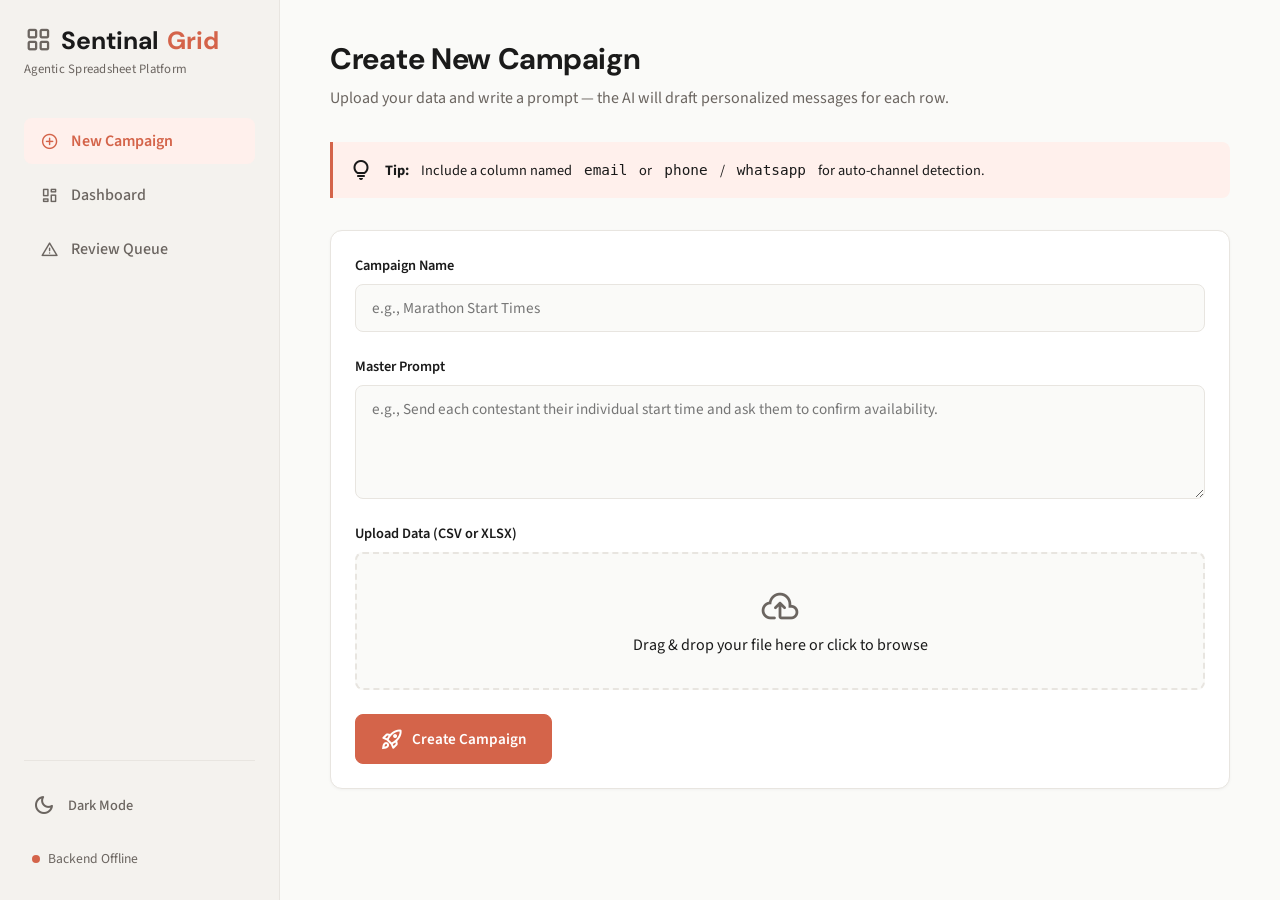
<file: frontend_html/index.html>
<!DOCTYPE html>
<html lang="en">
<head>
    <meta charset="UTF-8">
    <meta name="viewport" content="width=device-width, initial-scale=1.0">
    <title>SentinalGrid — Agentic Platform</title>
    
    <!-- Google Fonts: DM Sans for headings, Source Sans 3 for body -->
    <link rel="preconnect" href="https://fonts.googleapis.com">
    <link rel="preconnect" href="https://fonts.gstatic.com" crossorigin>
    <link href="https://fonts.googleapis.com/css2?family=DM+Sans:ital,opsz,wght@0,9..40,300;0,9..40,400;0,9..40,500;0,9..40,600;0,9..40,700;1,9..40,400&family=Source+Sans+3:wght@300;400;500;600&display=swap" rel="stylesheet">
    
    <!-- Material Icons -->
    <link rel="stylesheet" href="https://fonts.googleapis.com/css2?family=Material+Symbols+Rounded:opsz,wght,FILL,GRAD@20..48,100..700,0..1,-50..200" />
    
    <!-- Custom CSS -->
    <link rel="stylesheet" href="style.css">
</head>
<body class="light-theme">

    <!-- ── Sidebar Navigation ── -->
    <aside class="sidebar">
        <div class="logo">
            <span class="material-symbols-rounded logo-icon">grid_view</span>
            Sentinal<span class="accent">Grid</span>
        </div>
        <div class="tagline">Agentic Spreadsheet Platform</div>

        <nav class="nav-menu">
            <button class="nav-item active" data-target="page-new-campaign">
                <span class="material-symbols-rounded">add_circle</span> New Campaign
            </button>
            <button class="nav-item" data-target="page-dashboard">
                <span class="material-symbols-rounded">dashboard</span> Dashboard
            </button>
            <button class="nav-item" data-target="page-review">
                <span class="material-symbols-rounded">warning</span> Review Queue
            </button>
        </nav>

        <div class="sidebar-footer">
            <div class="theme-toggle" id="theme-toggle">
                <span class="material-symbols-rounded" id="theme-icon">dark_mode</span>
                <span id="theme-text">Dark Mode</span>
            </div>
            
            <div class="status-indicator">
                <span class="status-dot"></span>
                <span id="api-status-text">Checking Backend...</span>
            </div>
        </div>
    </aside>

    <!-- ── Main Content Area ── -->
    <main class="main-content">
        
        <!-- PAGE 1: NEW CAMPAIGN -->
        <section id="page-new-campaign" class="page active">
            <div class="header-block">
                <h1>Create New Campaign</h1>
                <p>Upload your data and write a prompt — the AI will draft personalized messages for each row.</p>
            </div>
            
            <div class="tip-box">
                <span class="material-symbols-rounded">lightbulb</span>
                <strong>Tip:</strong> Include a column named <code>email</code> or <code>phone</code>/<code>whatsapp</code> for auto-channel detection.
            </div>

            <form id="campaign-form" class="card form-card">
                <div class="form-group">
                    <label for="campaign-name">Campaign Name</label>
                    <input type="text" id="campaign-name" placeholder="e.g., Marathon Start Times" required>
                </div>
                
                <div class="form-group">
                    <label for="master-prompt">Master Prompt</label>
                    <textarea id="master-prompt" rows="4" placeholder="e.g., Send each contestant their individual start time and ask them to confirm availability." required></textarea>
                </div>

                <div class="form-group file-upload-group">
                    <label for="data-file">Upload Data (CSV or XLSX)</label>
                    <div class="file-drop-area" id="file-drop-area">
                        <span class="material-symbols-rounded">cloud_upload</span>
                        <span class="file-message">Drag & drop your file here or click to browse</span>
                        <input type="file" id="data-file" accept=".csv, .xlsx, .xls" required>
                    </div>
                </div>

                <button type="submit" class="btn btn-primary" id="btn-create-campaign">
                    <span class="material-symbols-rounded">rocket_launch</span> Create Campaign
                </button>
            </form>

            <div id="create-notification" class="notification hidden"></div>
        </section>

        <!-- PAGE 2: DASHBOARD -->
        <section id="page-dashboard" class="page">
            <div class="header-block">
                <h1>Campaign Dashboard</h1>
                <p>Monitor campaign progress, view AI-generated messages, and launch outbound sends.</p>
            </div>

            <div class="card toolbar">
                <select id="campaign-selector">
                    <option value="" disabled selected>Loading campaigns...</option>
                </select>
                <div class="action-buttons">
                    <button class="btn btn-secondary" id="btn-refresh-dash">
                        <span class="material-symbols-rounded">refresh</span> Refresh
                    </button>
                    <button class="btn btn-primary" id="btn-launch-campaign" disabled>
                        <span class="material-symbols-rounded">send</span> Launch Campaign
                    </button>
                </div>
            </div>

            <div id="dashboard-empty-state" class="empty-state">
                <span class="material-symbols-rounded">inbox</span>
                <p>Select a campaign from the dropdown above</p>
            </div>

            <div id="dashboard-content" class="hidden">
                <div class="stats-grid">
                    <div class="stat-card">
                        <div class="stat-icon">📋</div>
                        <div class="stat-value" id="stat-total">0</div>
                        <div class="stat-label">Total Rows</div>
                    </div>
                    <div class="stat-card">
                        <div class="stat-icon">⏳</div>
                        <div class="stat-value" id="stat-pending">0</div>
                        <div class="stat-label">Pending</div>
                    </div>
                    <div class="stat-card">
                        <div class="stat-icon">📤</div>
                        <div class="stat-value" id="stat-sent">0</div>
                        <div class="stat-label">Sent</div>
                    </div>
                    <div class="stat-card">
                        <div class="stat-icon">✅</div>
                        <div class="stat-value" id="stat-replied">0</div>
                        <div class="stat-label">Replied</div>
                    </div>
                    <div class="stat-card">
                        <div class="stat-icon">⚠️</div>
                        <div class="stat-value" id="stat-review">0</div>
                        <div class="stat-label">Review</div>
                    </div>
                </div>

                <div class="card data-table-card">
                    <h3>Data Rows</h3>
                    <div class="table-container">
                        <table id="data-rows-table">
                            <thead>
                                <tr>
                                    <th>Row</th>
                                    <th>Channel</th>
                                    <th>Contact</th>
                                    <th>Status</th>
                                    <th>Message Preview</th>
                                </tr>
                            </thead>
                            <tbody>
                                <!-- Rows injected via JS -->
                            </tbody>
                        </table>
                    </div>
                </div>
            </div>
        </section>

        <!-- PAGE 3: REVIEW QUEUE -->
        <section id="page-review" class="page">
            <div class="header-block">
                <h1>Review Queue</h1>
                <p>Rows flagged for human review due to low confidence by the Agent.</p>
            </div>

            <div class="card toolbar">
                <select id="review-campaign-selector">
                    <option value="" disabled selected>Loading campaigns...</option>
                </select>
                <button class="btn btn-secondary" id="btn-refresh-review">
                    <span class="material-symbols-rounded">refresh</span> Refresh
                </button>
            </div>

            <div id="review-empty-state" class="empty-state">
                <span class="material-symbols-rounded">check_circle</span>
                <p>No rows need review right now! 🎉</p>
            </div>

            <div id="review-list" class="review-list">
                <!-- Review cards injected via JS -->
            </div>
        </section>

    </main>

    <!-- Custom Logic -->
    <script src="script.js"></script>
</body>
</html>
</file>
<file: frontend_html/style.css>
/* ── Variables ── */
:root {
    --bg: #FAFAF8;
    --surface: #FFFFFF;
    --surface-hover: #F0F0F0;
    --border: #E8E5E0;
    --text: #1A1A1A;
    --text-soft: #6B6560;
    --accent: #D4644A;
    --accent-hover: #C45A42;
    --accent-soft: #FFF0EC;
    --success: #3A9E6F;
    --success-soft: #EDFAF3;
    --warning: #D4922A;
    --warning-soft: #FFF8ED;
    --sidebar-bg: #F4F2EE;
    --font-heading: 'DM Sans', sans-serif;
    --font-body: 'Source Sans 3', sans-serif;
}

[data-theme="dark"] {
    --bg: #1A1A1A;
    --surface: #242424;
    --surface-hover: #2A2A2A;
    --border: #3A3A3A;
    --text: #F1F1F1;
    --text-soft: #A8A8A8;
    --accent: #E5735C;
    --accent-hover: #D4644A;
    --accent-soft: #382420;
    --success: #4EBA8A;
    --success-soft: #1E3529;
    --warning: #E8AA4C;
    --warning-soft: #382C1A;
    --sidebar-bg: #1F1F1F;
}

/* ── Reset & Typography ── */
* {
    box-sizing: border-box;
    margin: 0;
    padding: 0;
}

body {
    font-family: var(--font-body);
    background-color: var(--bg);
    color: var(--text);
    display: flex;
    height: 100vh;
    overflow: hidden;
    transition: background-color 0.3s ease, color 0.3s ease;
}

h1, h2, h3, h4 {
    font-family: var(--font-heading);
    color: var(--text);
    letter-spacing: -0.01em;
}

h1 { font-size: 1.85rem; font-weight: 700; margin-bottom: 0.5rem; }
h3 { font-size: 1.1rem; font-weight: 600; margin-bottom: 1rem; }
p { color: var(--text-soft); line-height: 1.5; }

.hidden { display: none !important; }

/* ── Sidebar ── */
.sidebar {
    width: 280px;
    background-color: var(--sidebar-bg);
    border-right: 1px solid var(--border);
    display: flex;
    flex-direction: column;
    padding: 1.5rem;
    transition: background-color 0.3s ease, border-color 0.3s ease;
}

.logo {
    font-family: var(--font-heading);
    font-size: 1.55rem;
    font-weight: 700;
    display: flex;
    align-items: center;
    gap: 0.5rem;
}
.logo-icon { color: var(--text-soft); font-size: 1.8rem; }
.logo .accent { color: var(--accent); }

.tagline {
    font-size: 0.8rem;
    color: var(--text-soft);
    margin-top: 0.2rem;
    margin-bottom: 2.5rem;
    letter-spacing: 0.02em;
}

.nav-menu {
    flex: 1;
    display: flex;
    flex-direction: column;
    gap: 0.5rem;
}

.nav-item {
    display: flex;
    align-items: center;
    gap: 0.75rem;
    padding: 0.75rem 1rem;
    border: none;
    background: transparent;
    color: var(--text-soft);
    font-family: var(--font-body);
    font-size: 1rem;
    font-weight: 500;
    text-align: left;
    border-radius: 8px;
    cursor: pointer;
    transition: all 0.2s ease;
}

.nav-item:hover { background: var(--surface-hover); color: var(--text); }
.nav-item.active { background: var(--accent-soft); color: var(--accent); font-weight: 600; }
.nav-item .material-symbols-rounded { font-size: 1.2rem; }

.sidebar-footer { margin-top: auto; border-top: 1px solid var(--border); padding-top: 1.5rem; }

.theme-toggle {
    display: flex;
    align-items: center;
    gap: 0.75rem;
    color: var(--text-soft);
    font-size: 0.9rem;
    font-weight: 500;
    cursor: pointer;
    padding: 0.5rem;
    border-radius: 6px;
    margin-bottom: 1rem;
    transition: background 0.2s ease;
}
.theme-toggle:hover { background: var(--surface-hover); color: var(--text); }

.status-indicator {
    display: flex;
    align-items: center;
    gap: 0.5rem;
    font-size: 0.85rem;
    color: var(--text-soft);
    padding: 0.5rem;
}
.status-dot {
    width: 8px;
    height: 8px;
    border-radius: 50%;
    background: var(--warning);
}
.status-dot.online { background: var(--success); }
.status-dot.offline { background: var(--accent); }

/* ── Main Content ── */
.main-content {
    flex: 1;
    overflow-y: auto;
    padding: 2.5rem 3rem;
    position: relative;
}

.page { display: none; animation: fadeIn 0.3s ease-out; max-width: 900px; margin: 0 auto; }
.page.active { display: block; }

@keyframes fadeIn {
    from { opacity: 0; transform: translateY(10px); }
    to { opacity: 1; transform: translateY(0); }
}

.header-block { margin-bottom: 2rem; }

/* ── Components ── */
.card {
    background: var(--surface);
    border: 1px solid var(--border);
    border-radius: 12px;
    padding: 1.5rem;
    margin-bottom: 1.5rem;
    box-shadow: 0 1px 3px rgba(0,0,0,0.04);
}

.tip-box {
    background: var(--accent-soft);
    border-left: 3px solid var(--accent);
    padding: 1rem;
    border-radius: 0 8px 8px 0;
    display: flex;
    align-items: center;
    gap: 0.75rem;
    margin-bottom: 2rem;
    font-size: 0.9rem;
}

/* ── Forms ── */
.form-group { margin-bottom: 1.5rem; display: flex; flex-direction: column; gap: 0.5rem; }
label { font-size: 0.9rem; font-weight: 600; color: var(--text); }
input[type="text"], textarea, select {
    font-family: var(--font-body);
    padding: 0.75rem 1rem;
    border: 1px solid var(--border);
    border-radius: 8px;
    background: var(--bg);
    color: var(--text);
    font-size: 0.95rem;
    transition: border-color 0.2s ease;
}
input:focus, textarea:focus, select:focus {
    outline: none;
    border-color: var(--accent);
    box-shadow: 0 0 0 2px rgba(212,100,74,0.1);
}

.file-drop-area {
    border: 2px dashed var(--border);
    border-radius: 8px;
    padding: 2rem;
    text-align: center;
    position: relative;
    cursor: pointer;
    background: var(--bg);
    transition: all 0.2s ease;
}
.file-drop-area:hover, .file-drop-area.dragover { border-color: var(--accent); background: var(--accent-soft); }
.file-drop-area input[type="file"] {
    position: absolute;
    width: 100%; height: 100%; top: 0; left: 0; opacity: 0; cursor: pointer;
}
.file-drop-area .material-symbols-rounded { font-size: 2.5rem; color: var(--text-soft); display: block; margin-bottom: 0.5rem; }

/* ── Buttons ── */
.btn {
    font-family: var(--font-body);
    font-weight: 600;
    font-size: 0.95rem;
    padding: 0.75rem 1.5rem;
    border-radius: 8px;
    border: 1px solid var(--border);
    cursor: pointer;
    display: inline-flex;
    align-items: center;
    justify-content: center;
    gap: 0.5rem;
    transition: all 0.2s ease;
}
.btn:disabled { opacity: 0.6; cursor: not-allowed; }
.btn-primary { background: var(--accent); color: white; border-color: var(--accent); }
.btn-primary:hover:not(:disabled) { background: var(--accent-hover); transform: translateY(-1px); box-shadow: 0 4px 12px rgba(212,100,74,0.2); }
.btn-secondary { background: var(--surface); color: var(--text); }
.btn-secondary:hover:not(:disabled) { border-color: var(--text-soft); }

/* ── Dashboard Stats ── */
.toolbar { display: flex; justify-content: space-between; align-items: center; padding: 1rem 1.5rem; }
.toolbar select { min-width: 300px; }
.action-buttons { display: flex; gap: 0.75rem; }

.empty-state { text-align: center; padding: 4rem 0; color: var(--text-soft); }
.empty-state .material-symbols-rounded { font-size: 3rem; margin-bottom: 1rem; opacity: 0.5; }

.stats-grid { display: grid; grid-template-columns: repeat(5, 1fr); gap: 1rem; margin-bottom: 1.5rem; }
.stat-card {
    background: var(--surface);
    border: 1px solid var(--border);
    border-radius: 12px;
    padding: 1.25rem 1rem;
    text-align: center;
}
.stat-icon { font-size: 1.5rem; margin-bottom: 0.5rem; }
.stat-value { font-family: var(--font-heading); font-size: 1.8rem; font-weight: 700; color: var(--text); }
.stat-label { font-size: 0.75rem; text-transform: uppercase; letter-spacing: 0.05em; color: var(--text-soft); margin-top: 0.25rem; }

/* ── Tables ── */
.table-container { overflow-x: auto; }
table { width: 100%; border-collapse: collapse; text-align: left; }
th { padding: 1rem; font-weight: 600; color: var(--text-soft); border-bottom: 2px solid var(--border); font-size: 0.85rem; text-transform: uppercase; letter-spacing: 0.05em; }
td { padding: 1rem; border-bottom: 1px solid var(--border); font-size: 0.95rem; }
tr:hover td { background: var(--bg); }
.status-badge { padding: 0.25rem 0.75rem; border-radius: 999px; font-size: 0.75rem; font-weight: 600; text-transform: uppercase; }
.status-draft { background: var(--border); color: var(--text-soft); }
.status-running { background: var(--warning-soft); color: var(--warning); }
.status-sent, .status-replied, .status-completed { background: var(--success-soft); color: var(--success); }
.status-review { background: var(--accent-soft); color: var(--accent); }

/* Notifications */
.notification { margin-top: 1rem; padding: 1rem; border-radius: 8px; font-weight: 500; }
.notification.success { background: var(--success-soft); color: var(--success); border: 1px solid var(--success); }
.notification.error { background: var(--accent-soft); color: var(--accent); border: 1px solid var(--accent); }
</file>
